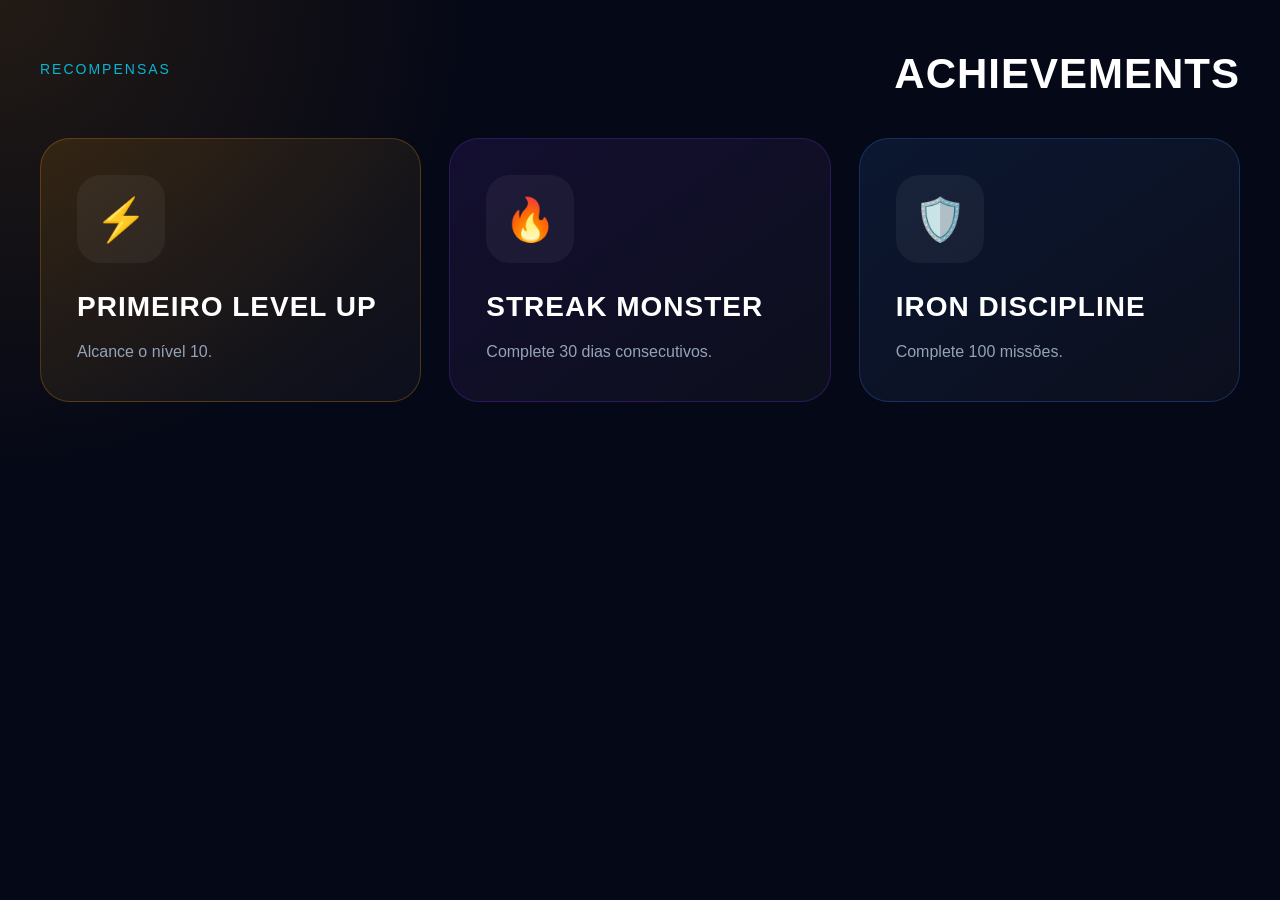
<file: achievements.html>
<!DOCTYPE html>
<html lang="pt-BR">
<head>

    <meta charset="UTF-8">
    <meta name="viewport" content="width=device-width, initial-scale=1.0">

    <title>Achievements - Discipline System</title>

    <link rel="stylesheet" href="css/global.css">
    <link rel="stylesheet" href="css/achievements.css">

</head>

<body>

<main class="achievements-page">

    <header class="page-header">

        <span>RECOMPENSAS</span>

        <h1>
            ACHIEVEMENTS
        </h1>

    </header>

    <section class="achievements-grid">

        <article class="achievement-card legendary">

            <div class="achievement-icon">
                ⚡
            </div>

            <h2>
                PRIMEIRO LEVEL UP
            </h2>

            <p>
                Alcance o nível 10.
            </p>

        </article>

        <article class="achievement-card epic">

            <div class="achievement-icon">
                🔥
            </div>

            <h2>
                STREAK MONSTER
            </h2>

            <p>
                Complete 30 dias consecutivos.
            </p>

        </article>

        <article class="achievement-card rare">

            <div class="achievement-icon">
                🛡️
            </div>

            <h2>
                IRON DISCIPLINE
            </h2>

            <p>
                Complete 100 missões.
            </p>

        </article>

    </section>

</main>

</body>
</html>
</file>
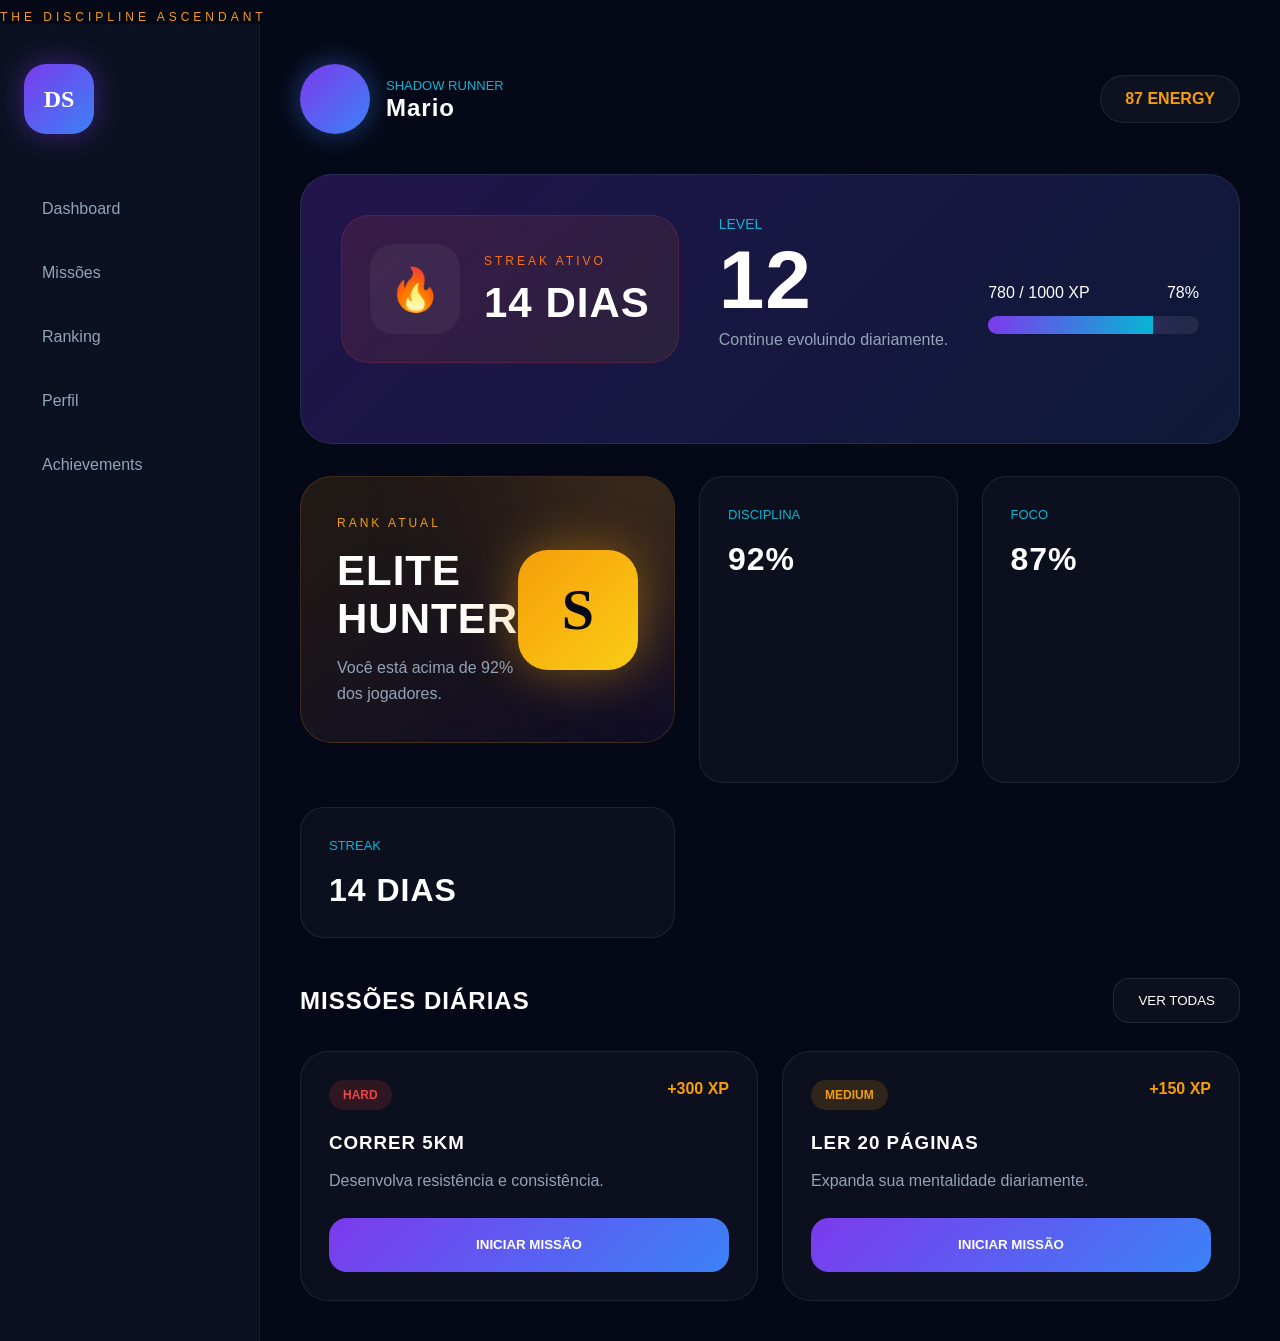
<file: dashboard.html>
<!DOCTYPE html>
<html lang="pt-BR">
<head>

  <meta charset="UTF-8">
  <meta name="viewport" content="width=device-width, initial-scale=1.0">

  <title>Dashboard - Discipline System</title>

  <link rel="stylesheet" href="css/global.css">
  <link rel="stylesheet" href="css/dashboard.css">

  <div class="player-title">
    THE DISCIPLINE ASCENDANT </div>

</head>

<body>

<div class="app-layout">

  <aside class="sidebar">

    <div class="sidebar-logo">
      DS
    </div>

    <nav>

      <a href="dashboard.html">
        Dashboard
      </a>

      <a href="missions.html">
        Missões
      </a>

      <a href="ranking.html">
        Ranking
      </a>

      <a href="profile.html">
        Perfil
      </a>

      <a href="achievements.html">
        Achievements
      </a>

    </nav>

  </aside>

  <main class="dashboard">

    <header class="topbar">

      <div class="user-info">

        <div class="avatar"></div>

        <div>
          <span>SHADOW RUNNER</span>

          <h2>Mario</h2>
        </div>

      </div>

      <div class="energy-pill">
        87 ENERGY
      </div>

    </header>

    <section class="hero-level-card">

      <section class="streak-section">

        <div class="streak-card">

          <div class="streak-flame">
            🔥
          </div>

          <div>

            <span>STREAK ATIVO</span>

            <h2>14 DIAS</h2>

          </div>

        </div>

      </section>

      <div class="hero-left">

        <span>LEVEL</span>

        <h1>12</h1>

        <p>
          Continue evoluindo diariamente.
        </p>

      </div>

      <div class="hero-right">

        <div class="xp-header">

          <span>780 / 1000 XP</span>

          <span>78%</span>

        </div>

        <div class="xp-bar">
          <div class="xp-fill"></div>
        </div>

      </div>

    </section>

    <section class="stats-grid">

      <section class="rank-system">

        <div class="rank-card">

          <div class="rank-left">

            <span>RANK ATUAL</span>

            <h2>
              ELITE HUNTER
            </h2>

            <p>
              Você está acima de 92% dos jogadores.
            </p>

          </div>

          <div class="rank-right">

            <div class="rank-badge">
              S
            </div>

          </div>

        </div>

      </section>

      <article class="stat-card">
        <span>DISCIPLINA</span>
        <h3>92%</h3>
      </article>

      <article class="stat-card">
        <span>FOCO</span>
        <h3>87%</h3>
      </article>

      <article class="stat-card">
        <span>STREAK</span>
        <h3>14 DIAS</h3>
      </article>

    </section>

    <section class="missions-section">

      <div class="section-header">

        <h2>MISSÕES DIÁRIAS</h2>

        <button class="secondary-button">
          VER TODAS
        </button>

      </div>

      <div class="missions-grid">

        <article class="mission-card">

          <div class="mission-top">

              <span class="difficulty hard">
                HARD
              </span>

            <span class="xp-tag">
                +300 XP
              </span>

          </div>

          <h3>
            CORRER 5KM
          </h3>

          <p>
            Desenvolva resistência e consistência.
          </p>

          <button class="mission-button">
            INICIAR MISSÃO
          </button>

        </article>

        <article class="mission-card">

          <div class="mission-top">

              <span class="difficulty medium">
                MEDIUM
              </span>

            <span class="xp-tag">
                +150 XP
              </span>

          </div>

          <h3>
            LER 20 PÁGINAS
          </h3>

          <p>
            Expanda sua mentalidade diariamente.
          </p>

          <button class="mission-button">
            INICIAR MISSÃO
          </button>

        </article>

      </div>

    </section>

  </main>

</div>

<script src="js/dashboard.js"></script>

</body>
</html>
</file>
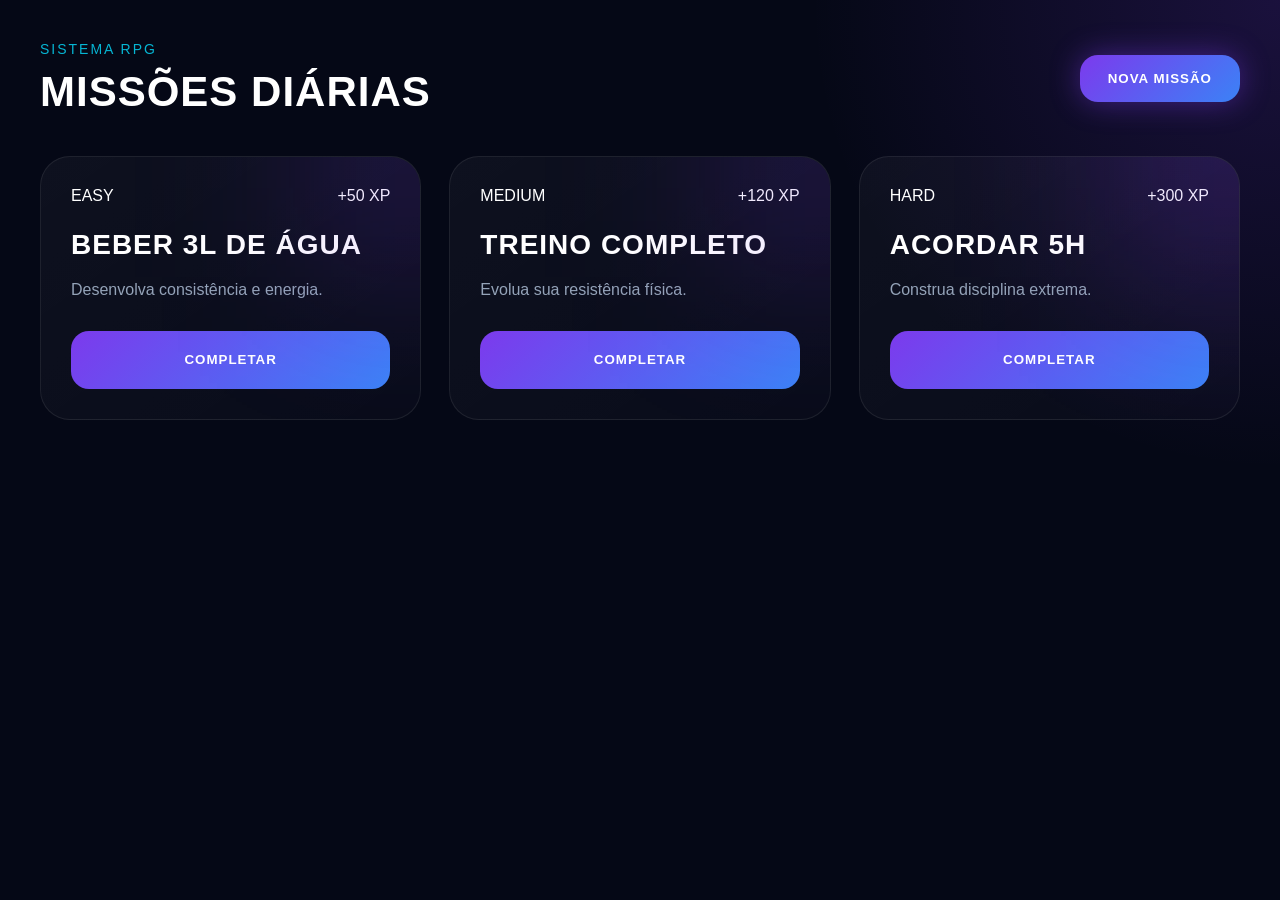
<file: missions.html>
<!DOCTYPE html>
<html lang="pt-BR">
<head>

    <meta charset="UTF-8">
    <meta name="viewport" content="width=device-width, initial-scale=1.0">

    <title>Missões - Discipline System</title>

    <link rel="stylesheet" href="css/global.css">
    <link rel="stylesheet" href="css/missions.css">

</head>

<body>

<main class="missions-page">

    <header class="page-header">

        <div>
            <span>SISTEMA RPG</span>
            <h1>MISSÕES DIÁRIAS</h1>
        </div>

        <button class="primary-button">
            NOVA MISSÃO
        </button>

    </header>

    <section class="missions-grid">

        <article class="mission-card">

            <div class="mission-header">

          <span class="difficulty easy">
            EASY
          </span>

                <span class="xp-tag">
            +50 XP
          </span>

            </div>

            <h2>
                BEBER 3L DE ÁGUA
            </h2>

            <p>
                Desenvolva consistência e energia.
            </p>

            <button class="mission-button">
                COMPLETAR
            </button>

        </article>

        <article class="mission-card">

            <div class="mission-header">

          <span class="difficulty medium">
            MEDIUM
          </span>

                <span class="xp-tag">
            +120 XP
          </span>

            </div>

            <h2>
                TREINO COMPLETO
            </h2>

            <p>
                Evolua sua resistência física.
            </p>

            <button class="mission-button">
                COMPLETAR
            </button>

        </article>

        <article class="mission-card">

            <div class="mission-header">

          <span class="difficulty hard">
            HARD
          </span>

                <span class="xp-tag">
            +300 XP
          </span>

            </div>

            <h2>
                ACORDAR 5H
            </h2>

            <p>
                Construa disciplina extrema.
            </p>

            <button class="mission-button">
                COMPLETAR
            </button>

        </article>

    </section>

</main>

</body>
</html>
</file>
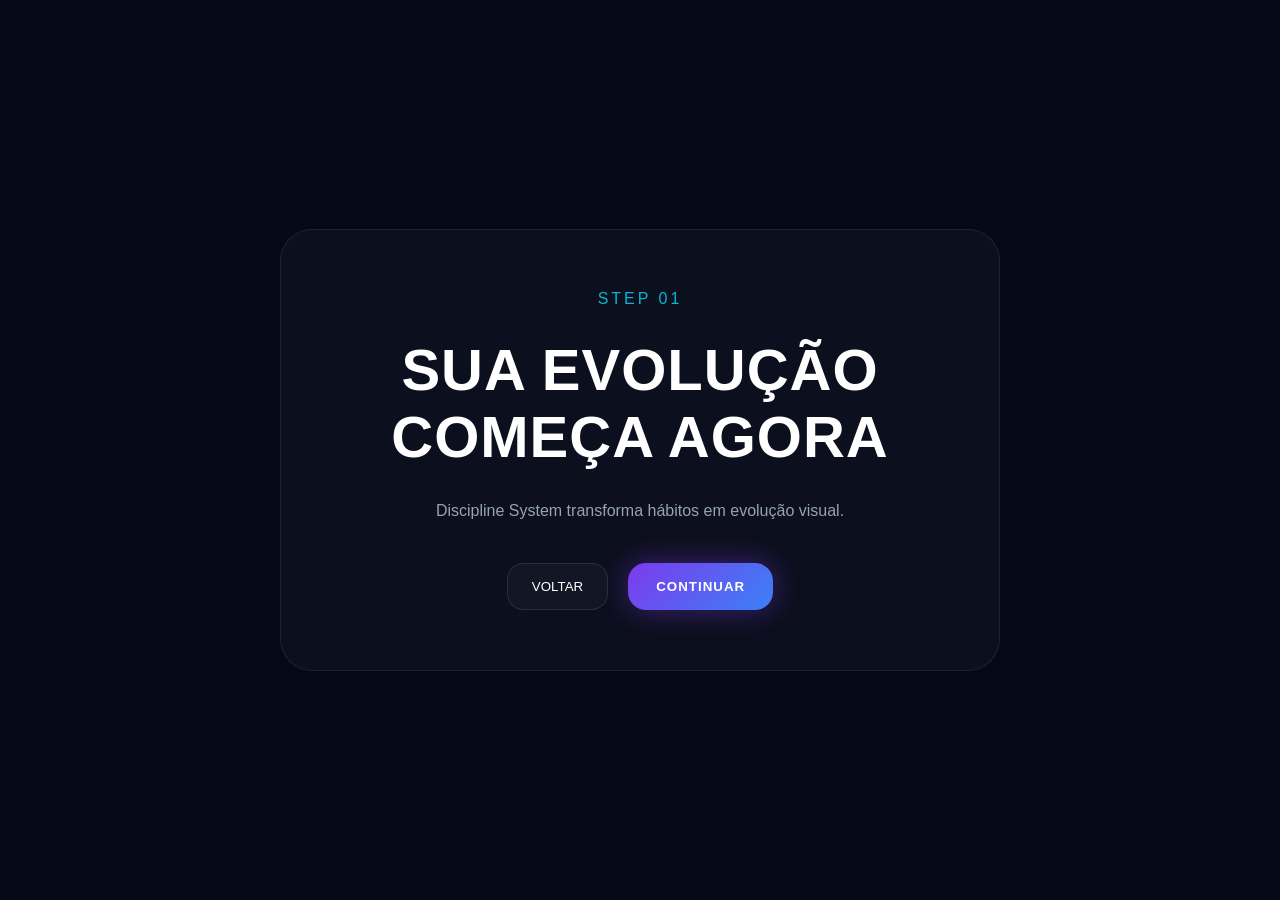
<file: onboarding.html>
<!DOCTYPE html>
<html lang="pt-BR">
<head>

    <meta charset="UTF-8">
    <meta name="viewport" content="width=device-width, initial-scale=1.0">

    <title>Onboarding - Discipline System</title>

    <link rel="stylesheet" href="css/global.css">
    <link rel="stylesheet" href="css/onboarding.css">

</head>

<body>

<main class="onboarding-page">

    <section class="onboarding-card">

      <span class="step-indicator">
        STEP 01
      </span>

        <h1>
            SUA EVOLUÇÃO
            COMEÇA AGORA
        </h1>

        <p>
            Discipline System transforma hábitos em evolução visual.
        </p>

        <div class="onboarding-actions">

            <button class="secondary-button">
                VOLTAR
            </button>

            <button class="primary-button">
                CONTINUAR
            </button>

        </div>

    </section>

</main>

</body>
</html>
</file>
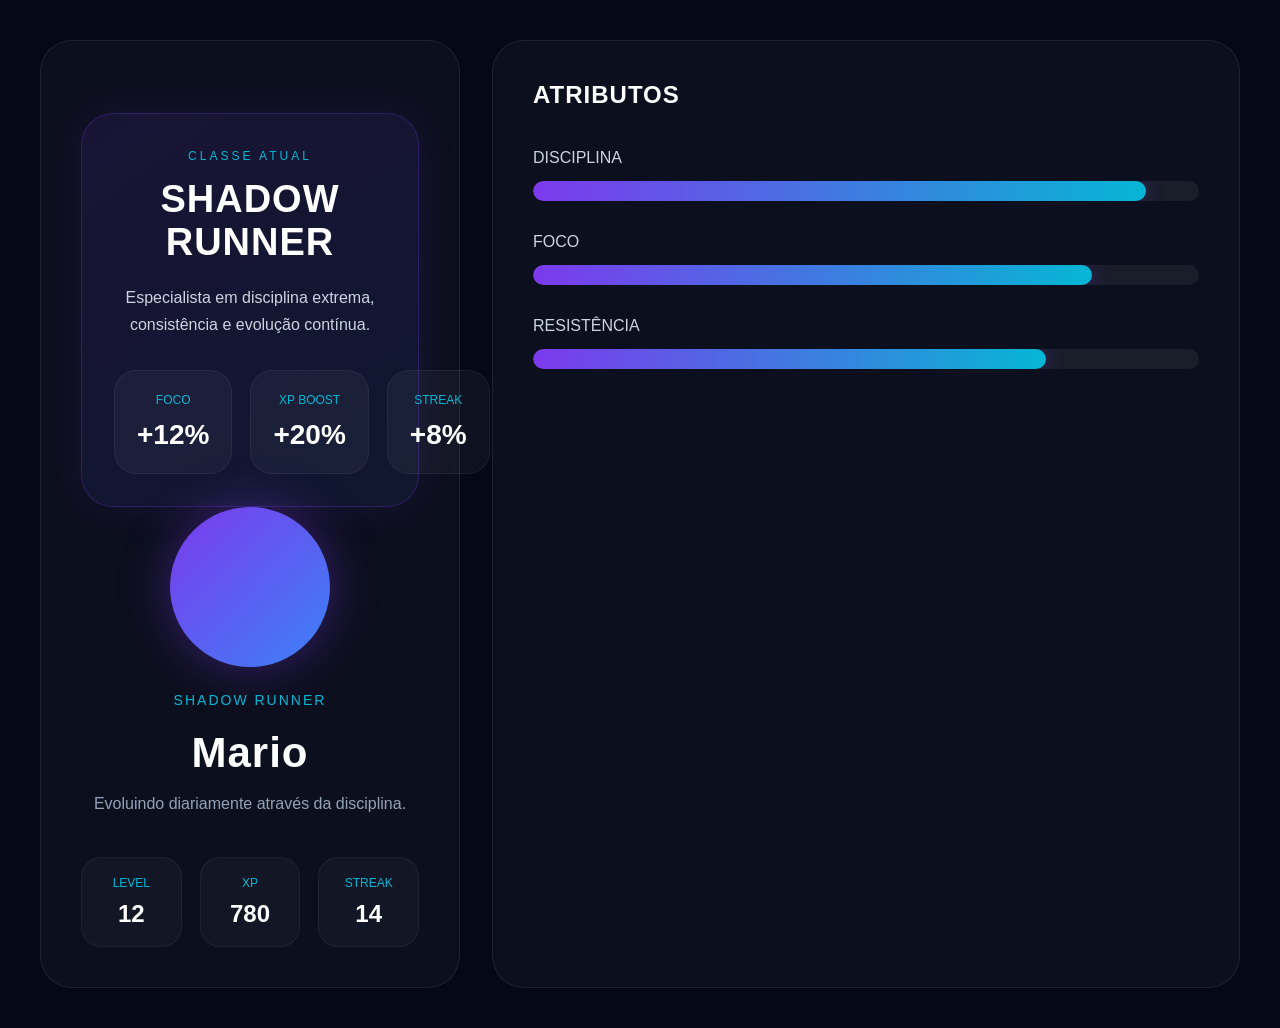
<file: profile.html>
<!DOCTYPE html>
<html lang="pt-BR">
<head>

    <meta charset="UTF-8">
    <meta name="viewport" content="width=device-width, initial-scale=1.0">

    <title>Perfil - Discipline System</title>

    <link rel="stylesheet" href="css/global.css">
    <link rel="stylesheet" href="css/profile.css">

</head>

<body>

<main class="profile-page">

    <section class="profile-card">

        <section class="class-card">

            <div class="class-header">

                <span>CLASSE ATUAL</span>

                <h2>
                    SHADOW RUNNER
                </h2>

            </div>

            <div class="class-description">

                Especialista em disciplina extrema,
                consistência e evolução contínua.

            </div>

            <div class="class-bonus-grid">

                <div class="bonus-card">
                    <span>FOCO</span>
                    <strong>+12%</strong>
                </div>

                <div class="bonus-card">
                    <span>XP BOOST</span>
                    <strong>+20%</strong>
                </div>

                <div class="bonus-card">
                    <span>STREAK</span>
                    <strong>+8%</strong>
                </div>

            </div>

        </section>

        <div class="profile-avatar"></div>

        <span class="profile-class">
        SHADOW RUNNER
      </span>

        <h1>
            Mario
        </h1>

        <p>
            Evoluindo diariamente através da disciplina.
        </p>

        <div class="profile-stats">

            <div class="profile-stat">
                <span>LEVEL</span>
                <strong>12</strong>
            </div>

            <div class="profile-stat">
                <span>XP</span>
                <strong>780</strong>
            </div>

            <div class="profile-stat">
                <span>STREAK</span>
                <strong>14</strong>
            </div>

        </div>

    </section>

    <section class="attributes-card">

        <h2>
            ATRIBUTOS
        </h2>

        <div class="attribute-item">
            <span>DISCIPLINA</span>
            <div class="attribute-bar">
                <div class="attribute-fill fill-1"></div>
            </div>
        </div>

        <div class="attribute-item">
            <span>FOCO</span>
            <div class="attribute-bar">
                <div class="attribute-fill fill-2"></div>
            </div>
        </div>

        <div class="attribute-item">
            <span>RESISTÊNCIA</span>
            <div class="attribute-bar">
                <div class="attribute-fill fill-3"></div>
            </div>
        </div>

    </section>

</main>

</body>
</html>
</file>
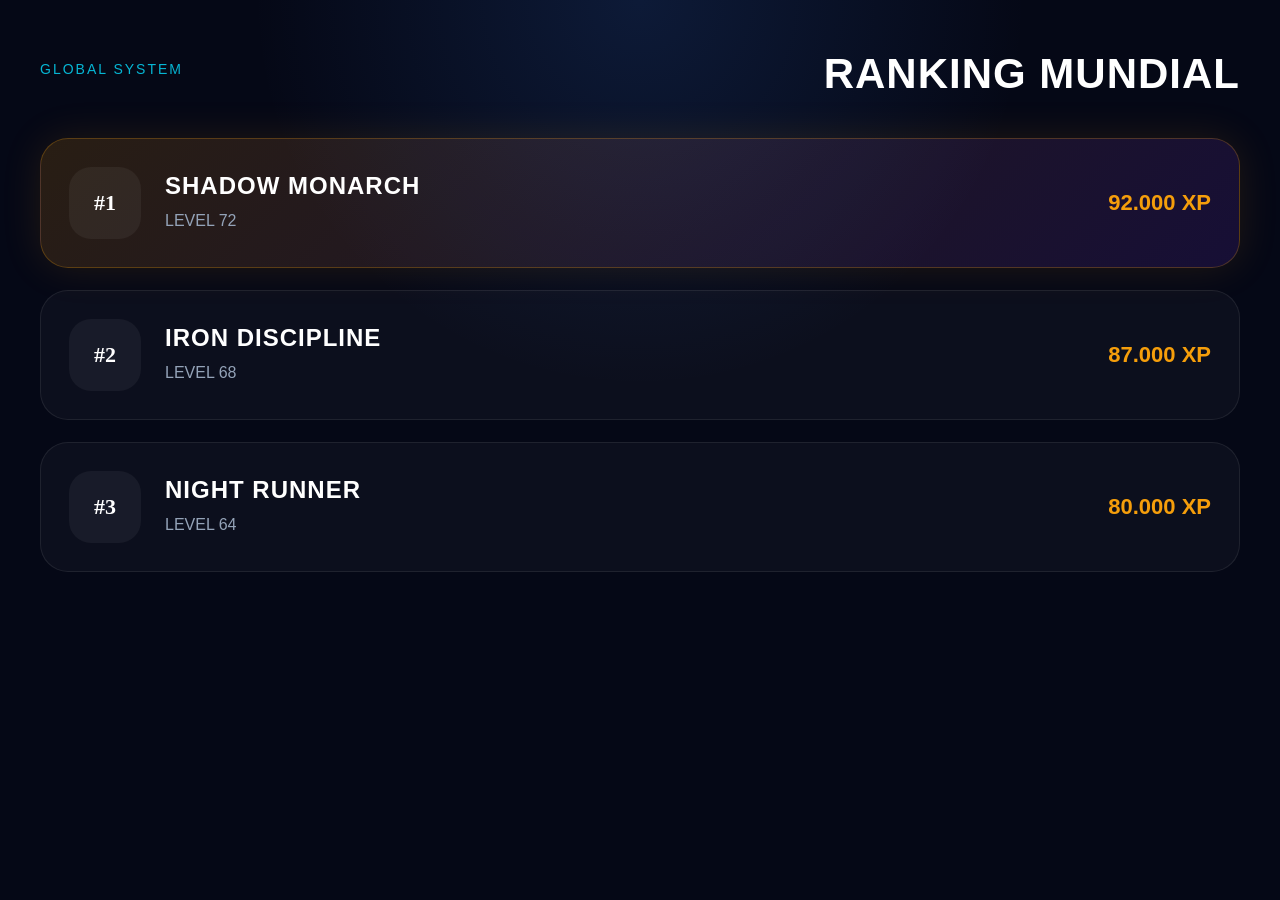
<file: ranking.html>
<!DOCTYPE html>
<html lang="pt-BR">
<head>

    <meta charset="UTF-8">
    <meta name="viewport" content="width=device-width, initial-scale=1.0">

    <title>Ranking - Discipline System</title>

    <link rel="stylesheet" href="css/global.css">
    <link rel="stylesheet" href="css/ranking.css">

</head>

<body>

<main class="ranking-page">

    <header class="page-header">

        <span>GLOBAL SYSTEM</span>

        <h1>
            RANKING MUNDIAL
        </h1>

    </header>

    <section class="ranking-list">

        <article class="ranking-card top-player">

            <div class="rank-position">
                #1
            </div>

            <div class="player-info">

                <h2>
                    SHADOW MONARCH
                </h2>

                <p>
                    LEVEL 72
                </p>

            </div>

            <div class="xp-total">
                92.000 XP
            </div>

        </article>

        <article class="ranking-card">

            <div class="rank-position">
                #2
            </div>

            <div class="player-info">

                <h2>
                    IRON DISCIPLINE
                </h2>

                <p>
                    LEVEL 68
                </p>

            </div>

            <div class="xp-total">
                87.000 XP
            </div>

        </article>

        <article class="ranking-card">

            <div class="rank-position">
                #3
            </div>

            <div class="player-info">

                <h2>
                    NIGHT RUNNER
                </h2>

                <p>
                    LEVEL 64
                </p>

            </div>

            <div class="xp-total">
                80.000 XP
            </div>

        </article>

    </section>

</main>

</body>
</html>
</file>
<file: css/global.css>
/* =========================================
   RESET
========================================= */

*{
    margin:0;
    padding:0;
    box-sizing:border-box;
}

html{
    scroll-behavior:smooth;
}

body{
    font-family:'Inter', sans-serif;
    background:#050816;
    color:#ffffff;
    overflow-x:hidden;
}

/* =========================================
   ROOT VARIABLES
========================================= */

:root{

    --bg-primary:#050816;
    --bg-secondary:#0f172a;
    --bg-card:#111827;

    --border-color:rgba(255,255,255,0.08);

    --text-primary:#ffffff;
    --text-secondary:#94a3b8;

    --purple:#7c3aed;
    --blue:#3b82f6;
    --cyan:#06b6d4;
    --gold:#f59e0b;

    --success:#22c55e;
    --danger:#ef4444;

    --glow-purple:0 0 30px rgba(124,58,237,0.45);
    --glow-blue:0 0 30px rgba(59,130,246,0.45);

    --radius-lg:24px;
    --radius-md:18px;
    --radius-sm:12px;

    --transition:0.3s ease;

}

/* =========================================
   TYPOGRAPHY
========================================= */

h1,h2,h3,h4{
    font-family:'Orbitron', sans-serif;
    letter-spacing:1px;
}

p{
    color:var(--text-secondary);
    line-height:1.6;
}

/* =========================================
   BUTTONS
========================================= */

.primary-button{
    border:none;
    outline:none;
    cursor:pointer;

    background:linear-gradient(
            135deg,
            var(--purple),
            var(--blue)
    );

    color:#fff;

    padding:16px 28px;

    border-radius:18px;

    font-weight:700;
    letter-spacing:1px;

    transition:var(--transition);

    box-shadow:var(--glow-purple);
}

.primary-button:hover{
    transform:translateY(-4px);
}

.secondary-button{
    border:1px solid rgba(255,255,255,0.1);

    background:rgba(255,255,255,0.03);

    color:#fff;

    padding:14px 24px;

    border-radius:16px;

    cursor:pointer;

    transition:var(--transition);
}

.secondary-button:hover{
    background:rgba(255,255,255,0.08);
}

/* =========================================
   PAGE HEADER
========================================= */

.page-header{
    display:flex;
    justify-content:space-between;
    align-items:center;

    margin-bottom:40px;
}

.page-header span{
    color:var(--cyan);
    font-size:14px;
    letter-spacing:2px;
}

.page-header h1{
    margin-top:10px;
    font-size:42px;
}

/* =========================================
   CARDS
========================================= */

.card{
    background:rgba(255,255,255,0.03);

    border:1px solid var(--border-color);

    backdrop-filter:blur(14px);

    border-radius:var(--radius-lg);

    padding:24px;
}

/* =========================================
   SCROLLBAR
========================================= */

::-webkit-scrollbar{
    width:8px;
}

::-webkit-scrollbar-track{
    background:#0f172a;
}

::-webkit-scrollbar-thumb{
    background:var(--purple);
    border-radius:999px;
}

/* =========================================
   ANIMATIONS
========================================= */

@keyframes pulseGlow{

    0%{
        box-shadow:
                0 0 0 rgba(124,58,237,0.4);
    }

    50%{
        box-shadow:
                0 0 40px rgba(124,58,237,0.8);
    }

    100%{
        box-shadow:
                0 0 0 rgba(124,58,237,0.4);
    }

}

@keyframes floating{

    0%{
        transform:translateY(0px);
    }

    50%{
        transform:translateY(-10px);
    }

    100%{
        transform:translateY(0px);
    }

}

@keyframes fadeIn{

    from{
        opacity:0;
        transform:translateY(20px);
    }

    to{
        opacity:1;
        transform:translateY(0);
    }

}

@keyframes levelUpAnimation{

    0%{
        transform:scale(0.5);
        opacity:0;
    }

    50%{
        transform:scale(1.1);
        opacity:1;
    }

    100%{
        transform:scale(1);
        opacity:1;
    }

}

/* =========================================
   LEVEL UP POPUP
========================================= */

.level-up-popup{

    position:fixed;

    top:50%;
    left:50%;

    transform:
            translate(-50%, -50%);

    width:400px;

    z-index:9999;

    background:
            linear-gradient(
                    135deg,
                    rgba(124,58,237,0.95),
                    rgba(59,130,246,0.95)
            );

    padding:50px;

    border-radius:30px;

    text-align:center;

    animation:
            levelUpAnimation 0.5s ease;

    box-shadow:
            0 0 80px rgba(124,58,237,0.6);
}

.level-up-content span{

    letter-spacing:4px;

    color:#cbd5e1;

    font-size:14px;
}

.level-up-content h1{

    margin-top:18px;

    font-size:48px;

    color:#fff;
}

/* =========================================
   ACHIEVEMENT POPUP
========================================= */

.achievement-popup{

    position:fixed;

    right:30px;
    bottom:30px;

    width:320px;

    background:
            rgba(15,23,42,0.95);

    border:
            1px solid rgba(245,158,11,0.3);

    border-radius:24px;

    padding:24px;

    z-index:9999;

    animation:
            fadeIn 0.5s ease;
}

.achievement-popup-content span{

    color:var(--gold);

    font-size:12px;

    letter-spacing:3px;
}

.achievement-popup-content h2{

    margin-top:12px;
}

/* =========================================
   MISSION POPUP
========================================= */

.mission-popup{

    position:fixed;

    top:40px;
    right:40px;

    width:320px;

    background:
            rgba(15,23,42,0.95);

    border:
            1px solid rgba(34,197,94,0.3);

    border-radius:24px;

    padding:24px;

    z-index:9999;

    animation:
            fadeIn 0.4s ease;
}

/* =========================================
   FLOATING EFFECT
========================================= */

.hero-level-card{
    animation:
            floating 6s ease-in-out infinite;
}

/* =========================================
   CARD ENTRANCE
========================================= */

.stat-card,
.mission-card,
.achievement-card,
.ranking-card{

    animation:
            fadeIn 0.5s ease;
}

/* =========================================
   RESPONSIVE SYSTEM
========================================= */

.container{
    width:100%;
    max-width:1400px;
    margin:0 auto;
}

/* =========================================
   TABLET
========================================= */

@media(max-width:1024px){

    .dashboard{
        padding:24px;
    }

    .hero-level-card{
        flex-direction:column;
    }

    .stats-grid{
        grid-template-columns:1fr;
    }

    .missions-grid{
        grid-template-columns:1fr;
    }

    .profile-page{
        grid-template-columns:1fr;
    }

}

/* =========================================
   MOBILE
========================================= */

@media(max-width:768px){

    body{
        overflow-x:hidden;
    }

    /* SIDEBAR */

    .sidebar{

        position:fixed;

        bottom:0;
        left:0;

        width:100%;
        height:90px;

        z-index:999;

        display:flex;
        justify-content:center;
        align-items:center;

        padding:0;

        border-right:none;

        border-top:
                1px solid rgba(255,255,255,0.08);

        background:
                rgba(5,8,22,0.96);

        backdrop-filter:blur(20px);
    }

    .sidebar-logo{
        display:none;
    }

    .sidebar nav{

        width:100%;

        display:flex;
        flex-direction:row;

        justify-content:space-around;
        align-items:center;

        gap:0;
    }

    .sidebar nav a{

        display:flex;
        flex-direction:column;

        align-items:center;
        justify-content:center;

        font-size:12px;

        padding:10px;
    }

    /* DASHBOARD */

    .dashboard{
        padding:
                24px 20px 120px;
    }

    .topbar{
        flex-direction:column;
        align-items:flex-start;
        gap:20px;
    }

    .hero-level-card{

        padding:28px;

        border-radius:28px;
    }

    .hero-left h1{
        font-size:64px;
    }

    .hero-right{
        width:100%;
    }

    .stats-grid{
        grid-template-columns:1fr;
    }

    .missions-grid{
        grid-template-columns:1fr;
    }

    .mission-card{
        padding:24px;
    }

    /* LOGIN */

    .login-card{
        padding:32px 24px;
    }

    .login-header h1{
        font-size:34px;
    }

    /* ONBOARDING */

    .onboarding-card{
        padding:40px 24px;
    }

    .onboarding-card h1{
        font-size:42px;
    }

    .onboarding-actions{
        flex-direction:column;
    }

    /* PROFILE */

    .profile-page{
        grid-template-columns:1fr;

        padding:
                24px 20px 120px;
    }

    .profile-stats{
        grid-template-columns:1fr;
    }

    /* RANKING */

    .ranking-page{
        padding:
                24px 20px 120px;
    }

    .ranking-card{
        flex-direction:column;
        align-items:flex-start;

        gap:18px;
    }

    .xp-total{
        font-size:18px;
    }

    /* ACHIEVEMENTS */

    .achievements-page{
        padding:
                24px 20px 120px;
    }

    .achievements-grid{
        grid-template-columns:1fr;
    }

    /* POPUPS */

    .level-up-popup{

        width:90%;

        padding:36px 24px;
    }

    .level-up-content h1{
        font-size:38px;
    }

    .achievement-popup,
    .mission-popup{

        width:
                calc(100% - 40px);

        right:20px;
    }

}

/* =========================================
   LOADING SCREEN
========================================= */

.loading-screen{

    position:fixed;

    inset:0;

    background:#050816;

    z-index:99999;

    display:flex;
    flex-direction:column;
    justify-content:center;
    align-items:center;

    gap:30px;
}

.loader-core{

    width:120px;
    height:120px;

    border-radius:50%;

    border:
            6px solid rgba(255,255,255,0.08);

    border-top:
            6px solid var(--purple);

    animation:
            loaderSpin 1s linear infinite;

    box-shadow:
            0 0 40px rgba(124,58,237,0.5);
}

.loading-screen h2{

    font-size:18px;

    letter-spacing:4px;

    color:#cbd5e1;
}

@keyframes loaderSpin{

    to{
        transform:rotate(360deg);
    }

}

/* =========================================
   SPLASH SCREEN
========================================= */

.splash-screen{

  position:relative;

  width:100%;
  min-height:100vh;

  display:flex;
  justify-content:center;
  align-items:center;

  overflow:hidden;

  padding:40px;
}

/* =========================================
   HERO CONTAINER
========================================= */

.hero-container{

  position:relative;

  z-index:2;

  width:100%;
  max-width:900px;

  text-align:center;

  animation:
    fadeIn 1s ease;
}

/* =========================================
   TAG
========================================= */

.system-tag{

  display:inline-block;

  margin-bottom:24px;

  color:var(--cyan);

  letter-spacing:4px;

  font-size:14px;

  text-transform:uppercase;
}

/* =========================================
   TITLE
========================================= */

.hero-container h1{

  font-size:clamp(72px, 10vw, 140px);

  line-height:0.9;

  margin-bottom:28px;

  background:
    linear-gradient(
      135deg,
      #ffffff,
      #94a3b8
    );

  -webkit-background-clip:text;

  -webkit-text-fill-color:transparent;

  text-shadow:
    0 0 30px rgba(124,58,237,0.35);
}

/* =========================================
   DESCRIPTION
========================================= */

.hero-container p{

  max-width:700px;

  margin:0 auto 40px;

  font-size:20px;

  line-height:1.7;

  color:#cbd5e1;
}

/* =========================================
   BUTTON
========================================= */

.start-button{

  display:inline-flex;

  align-items:center;
  justify-content:center;

  width:280px;
  height:68px;

  text-decoration:none;

  font-size:15px;

  letter-spacing:2px;

  text-transform:uppercase;

  animation:
    pulseGlow 3s infinite;
}

/* =========================================
   BACKGROUND GLOW
========================================= */

.background-glow{

  position:absolute;

  width:700px;
  height:700px;

  border-radius:50%;

  background:
    radial-gradient(
      circle,
      rgba(124,58,237,0.28),
      transparent 70%
    );

  filter:blur(80px);

  z-index:1;

  animation:
    floating 8s ease-in-out infinite;
}

/* =========================================
   MOBILE
========================================= */

@media(max-width:768px){

  .hero-container h1{

    font-size:64px;
  }

  .hero-container p{

    font-size:16px;
  }

  .start-button{

    width:100%;
  }

}
</file>
<file: css/achievements.css>
.achievements-page{
    min-height:100vh;

    padding:40px;

    background:
            radial-gradient(circle at top left,
            rgba(245,158,11,0.12),
            transparent 30%
            ),
            #050816;
}

.achievements-grid{
    display:grid;

    grid-template-columns:
    repeat(auto-fit, minmax(320px,1fr));

    gap:28px;
}

.achievement-card{
    position:relative;

    overflow:hidden;

    padding:36px;

    border-radius:30px;

    border:
            1px solid rgba(255,255,255,0.08);

    background:
            rgba(255,255,255,0.03);

    transition:0.3s ease;
}

.achievement-card:hover{
    transform:
            translateY(-8px);

    box-shadow:
            0 0 35px rgba(124,58,237,0.2);
}

.achievement-icon{
    width:88px;
    height:88px;

    border-radius:24px;

    display:flex;
    align-items:center;
    justify-content:center;

    font-size:42px;

    margin-bottom:28px;

    background:
            rgba(255,255,255,0.05);
}

.achievement-card h2{
    margin-bottom:16px;

    font-size:28px;
}

.legendary{
    border:
            1px solid rgba(245,158,11,0.25);

    background:
            linear-gradient(
                    145deg,
                    rgba(245,158,11,0.12),
                    rgba(255,255,255,0.03)
            );
}

.epic{
    border:
            1px solid rgba(124,58,237,0.25);

    background:
            linear-gradient(
                    145deg,
                    rgba(124,58,237,0.12),
                    rgba(255,255,255,0.03)
            );
}

.rare{
    border:
            1px solid rgba(59,130,246,0.25);

    background:
            linear-gradient(
                    145deg,
                    rgba(59,130,246,0.12),
                    rgba(255,255,255,0.03)
            );
}
</file>
<file: css/dashboard.css>
.app-layout{
    display:flex;
    min-height:100vh;
}

/* SIDEBAR */

.sidebar{
    width:260px;

    background:#0b1120;

    border-right:1px solid rgba(255,255,255,0.05);

    padding:40px 24px;
}

.sidebar-logo{
    width:70px;
    height:70px;

    border-radius:22px;

    display:flex;
    align-items:center;
    justify-content:center;

    background:linear-gradient(
            135deg,
            var(--purple),
            var(--blue)
    );

    font-family:'Orbitron';
    font-size:24px;
    font-weight:900;

    margin-bottom:50px;

    box-shadow:var(--glow-purple);
}

.sidebar nav{
    display:flex;
    flex-direction:column;
    gap:14px;
}

.sidebar nav a{
    text-decoration:none;

    color:#94a3b8;

    padding:16px 18px;

    border-radius:16px;

    transition:var(--transition);
}

.sidebar nav a:hover{
    background:rgba(255,255,255,0.05);
    color:#fff;
}

/* DASHBOARD */

.dashboard{
    flex:1;
    padding:40px;
}

/* TOPBAR */

.topbar{
    display:flex;
    justify-content:space-between;
    align-items:center;

    margin-bottom:40px;
}

.user-info{
    display:flex;
    align-items:center;
    gap:16px;
}

.avatar{
    width:70px;
    height:70px;

    border-radius:50%;

    background:linear-gradient(
            135deg,
            var(--purple),
            var(--blue)
    );

    box-shadow:var(--glow-blue);
}

.user-info span{
    color:var(--cyan);
    font-size:13px;
}

.energy-pill{
    padding:14px 24px;

    border-radius:999px;

    background:rgba(255,255,255,0.04);

    border:1px solid rgba(255,255,255,0.08);

    color:var(--gold);

    font-weight:700;
}

/* HERO CARD */

.hero-level-card{
    display:flex;
    justify-content:space-between;
    gap:40px;

    background:
            linear-gradient(
                    135deg,
                    rgba(124,58,237,0.25),
                    rgba(59,130,246,0.15)
            );

    border:1px solid rgba(255,255,255,0.08);

    border-radius:32px;

    padding:40px;

    margin-bottom:32px;
}

.hero-left h1{
    font-size:82px;
}

.hero-left span{
    color:var(--cyan);
    font-size:14px;
}

.hero-right{
    flex:1;
    display:flex;
    flex-direction:column;
    justify-content:center;
}

.xp-header{
    display:flex;
    justify-content:space-between;

    margin-bottom:14px;
}

.xp-bar{
    width:100%;
    height:18px;

    background:rgba(255,255,255,0.08);

    border-radius:999px;

    overflow:hidden;
}

.xp-fill{
    width:78%;
    height:100%;

    background:linear-gradient(
            90deg,
            var(--purple),
            var(--cyan)
    );

    box-shadow:var(--glow-purple);
}

/* STATS */

.stats-grid{
    display:grid;
    grid-template-columns:repeat(3,1fr);
    gap:24px;

    margin-bottom:40px;
}

.stat-card{
    background:rgba(255,255,255,0.03);

    border:1px solid rgba(255,255,255,0.08);

    border-radius:24px;

    padding:28px;
}

.stat-card span{
    color:var(--cyan);
    font-size:13px;
}

.stat-card h3{
    margin-top:18px;
    font-size:32px;
}

/* MISSIONS */

.section-header{
    display:flex;
    justify-content:space-between;
    align-items:center;

    margin-bottom:28px;
}

.missions-grid{
    display:grid;
    grid-template-columns:repeat(2,1fr);
    gap:24px;
}

.mission-card{
    background:rgba(255,255,255,0.03);

    border:1px solid rgba(255,255,255,0.08);

    border-radius:28px;

    padding:28px;
}

.mission-top{
    display:flex;
    justify-content:space-between;

    margin-bottom:22px;
}

.difficulty{
    padding:8px 14px;

    border-radius:999px;

    font-size:12px;
    font-weight:700;
}

.hard{
    background:rgba(239,68,68,0.15);
    color:#ef4444;
}

.medium{
    background:rgba(245,158,11,0.15);
    color:#f59e0b;
}

.easy{
    background:rgba(34,197,94,0.15);
    color:#22c55e;
}

.xp-tag{
    color:var(--gold);
    font-weight:700;
}

.mission-card h3{
    margin-bottom:14px;
}

.mission-button{
    width:100%;
    margin-top:24px;

    height:54px;

    border:none;

    border-radius:18px;

    background:linear-gradient(
            135deg,
            var(--purple),
            var(--blue)
    );

    color:#fff;

    font-weight:700;

    cursor:pointer;
}

/* =========================================
   MOBILE TOUCH FEEDBACK
========================================= */

@media(max-width:768px){

    .mission-button,
    .primary-button,
    .secondary-button{

        min-height:58px;

        font-size:15px;
    }

    .mission-button:active,
    .primary-button:active{

        transform:scale(0.96);
    }

    .mission-card,
    .stat-card,
    .achievement-card{

        transition:
                transform 0.2s ease;
    }

}

/* =========================================
   RANK SYSTEM
========================================= */

.rank-system{
    margin-bottom:40px;
}

.rank-card{

    display:flex;
    justify-content:space-between;
    align-items:center;

    background:
            linear-gradient(
                    145deg,
                    rgba(245,158,11,0.12),
                    rgba(124,58,237,0.08)
            );

    border:
            1px solid rgba(245,158,11,0.18);

    border-radius:32px;

    padding:36px;

    overflow:hidden;

    position:relative;
}

.rank-card::before{

    content:"";

    position:absolute;

    top:-100px;
    right:-100px;

    width:240px;
    height:240px;

    background:
            rgba(245,158,11,0.18);

    filter:blur(80px);
}

.rank-left span{

    color:var(--gold);

    letter-spacing:3px;

    font-size:12px;
}

.rank-left h2{

    margin:
            16px 0 12px;

    font-size:42px;
}

.rank-right{

    position:relative;

    z-index:2;
}

.rank-badge{

    width:120px;
    height:120px;

    border-radius:30px;

    display:flex;
    justify-content:center;
    align-items:center;

    background:
            linear-gradient(
                    135deg,
                    #f59e0b,
                    #facc15
            );

    color:#050816;

    font-size:58px;
    font-weight:900;

    font-family:'Orbitron';

    box-shadow:
            0 0 50px rgba(245,158,11,0.45);

    animation:
            pulseGlow 3s infinite;
}

.player-title{

    margin-top:10px;

    color:var(--gold);

    font-size:12px;

    letter-spacing:4px;

    text-transform:uppercase;
}

/* =========================================
   STREAK SYSTEM
========================================= */

.streak-section{
    margin-bottom:40px;
}

.streak-card{

    display:flex;
    align-items:center;

    gap:24px;

    background:
            linear-gradient(
                    145deg,
                    rgba(239,68,68,0.12),
                    rgba(245,158,11,0.08)
            );

    border:
            1px solid rgba(239,68,68,0.18);

    border-radius:28px;

    padding:28px;
}

.streak-flame{

    width:90px;
    height:90px;

    border-radius:24px;

    display:flex;
    justify-content:center;
    align-items:center;

    font-size:42px;

    background:
            rgba(255,255,255,0.05);

    animation:
            pulseGlow 2s infinite;
}

.streak-card span{

    color:#f97316;

    letter-spacing:3px;

    font-size:12px;
}

.streak-card h2{

    margin-top:10px;

    font-size:42px;
}
</file>
<file: css/missions.css>
.missions-page{
    min-height:100vh;

    padding:40px;

    background:
            radial-gradient(circle at top right,
            rgba(124,58,237,0.18),
            transparent 30%
            ),
            #050816;
}

.missions-grid{
    display:grid;

    grid-template-columns:
    repeat(auto-fit, minmax(320px,1fr));

    gap:28px;
}

.mission-card{
    position:relative;

    overflow:hidden;

    background:
            linear-gradient(
                    145deg,
                    rgba(255,255,255,0.04),
                    rgba(255,255,255,0.02)
            );

    border:1px solid rgba(255,255,255,0.08);

    border-radius:30px;

    padding:30px;

    transition:0.4s ease;
}

.mission-card::before{
    content:"";

    position:absolute;

    top:-100px;
    right:-100px;

    width:220px;
    height:220px;

    background:rgba(124,58,237,0.18);

    filter:blur(80px);
}

.mission-card:hover{
    transform:
            translateY(-8px)
            scale(1.01);

    border-color:
            rgba(124,58,237,0.4);

    box-shadow:
            0 0 40px rgba(124,58,237,0.18);
}

.mission-header{
    display:flex;
    justify-content:space-between;
    align-items:center;

    margin-bottom:24px;
}

.mission-card h2{
    font-size:28px;

    margin-bottom:16px;
}

.mission-card p{
    margin-bottom:28px;
}

.mission-button{
    width:100%;
    height:58px;

    border:none;

    border-radius:18px;

    background:
            linear-gradient(
                    135deg,
                    var(--purple),
                    var(--blue)
            );

    color:#fff;

    font-weight:700;
    letter-spacing:1px;

    cursor:pointer;

    transition:0.3s ease;
}

.mission-button:hover{
    transform:translateY(-3px);

    box-shadow:
            0 0 25px rgba(124,58,237,0.35);
}
</file>
<file: css/onboarding.css>
.onboarding-page{
    min-height:100vh;

    display:flex;
    justify-content:center;
    align-items:center;

    padding:40px;
}

.onboarding-card{
    width:100%;
    max-width:720px;

    background:rgba(255,255,255,0.03);

    border:1px solid rgba(255,255,255,0.08);

    border-radius:32px;

    padding:60px;

    text-align:center;
}

.step-indicator{
    color:var(--cyan);
    letter-spacing:3px;
}

.onboarding-card h1{
    font-size:58px;
    margin:28px 0;
}

.onboarding-actions{
    display:flex;
    justify-content:center;
    gap:20px;

    margin-top:40px;
}
</file>
<file: css/profile.css>
.profile-page{
    min-height:100vh;

    padding:40px;

    display:grid;

    grid-template-columns:
    420px 1fr;

    gap:32px;

    background:#050816;
}

.profile-card{
    background:
            rgba(255,255,255,0.03);

    border:
            1px solid rgba(255,255,255,0.08);

    border-radius:32px;

    padding:40px;

    text-align:center;
}

.profile-avatar{
    width:160px;
    height:160px;

    border-radius:50%;

    margin:0 auto 24px;

    background:
            linear-gradient(
                    135deg,
                    var(--purple),
                    var(--blue)
            );

    box-shadow:
            0 0 50px rgba(124,58,237,0.4);
}

.profile-class{
    color:var(--cyan);

    letter-spacing:2px;
    font-size:14px;
}

.profile-card h1{
    margin:20px 0 14px;

    font-size:42px;
}

.profile-stats{
    display:grid;

    grid-template-columns:
    repeat(3,1fr);

    gap:18px;

    margin-top:40px;
}

.profile-stat{
    background:
            rgba(255,255,255,0.03);

    border:
            1px solid rgba(255,255,255,0.05);

    border-radius:20px;

    padding:18px;
}

.profile-stat span{
    display:block;

    color:var(--cyan);

    margin-bottom:10px;

    font-size:12px;
}

.profile-stat strong{
    font-size:24px;
}

.attributes-card{
    background:
            rgba(255,255,255,0.03);

    border:
            1px solid rgba(255,255,255,0.08);

    border-radius:32px;

    padding:40px;
}

.attributes-card h2{
    margin-bottom:40px;
}

.attribute-item{
    margin-bottom:32px;
}

.attribute-item span{
    display:block;

    margin-bottom:14px;

    color:#cbd5e1;
}

.attribute-bar{
    width:100%;
    height:20px;

    background:
            rgba(255,255,255,0.06);

    border-radius:999px;

    overflow:hidden;
}

.attribute-fill{
    height:100%;

    border-radius:999px;

    background:
            linear-gradient(
                    90deg,
                    var(--purple),
                    var(--cyan)
            );

    box-shadow:
            0 0 20px rgba(124,58,237,0.35);
}

.fill-1{
    width:92%;
}

.fill-2{
    width:84%;
}

.fill-3{
    width:77%;
}

/* =========================================
   CLASS SYSTEM
========================================= */

.class-card{

    margin-top:32px;

    background:
            linear-gradient(
                    145deg,
                    rgba(124,58,237,0.12),
                    rgba(59,130,246,0.08)
            );

    border:
            1px solid rgba(124,58,237,0.25);

    border-radius:32px;

    padding:32px;

    box-shadow:
            0 0 40px rgba(124,58,237,0.12);
}

.class-header span{

    color:var(--cyan);

    letter-spacing:3px;

    font-size:12px;
}

.class-header h2{

    margin-top:14px;

    font-size:38px;
}

.class-description{

    margin-top:20px;

    color:#cbd5e1;

    line-height:1.7;
}

.class-bonus-grid{

    display:grid;

    grid-template-columns:
    repeat(3,1fr);

    gap:18px;

    margin-top:32px;
}

.bonus-card{

    background:
            rgba(255,255,255,0.04);

    border:
            1px solid rgba(255,255,255,0.06);

    border-radius:22px;

    padding:22px;

    text-align:center;
}

.bonus-card span{

    display:block;

    margin-bottom:12px;

    color:var(--cyan);

    font-size:12px;
}

.bonus-card strong{

    font-size:28px;

    color:#fff;
}
</file>
<file: css/ranking.css>
.ranking-page{
    min-height:100vh;

    padding:40px;

    background:
            radial-gradient(circle at top,
            rgba(59,130,246,0.15),
            transparent 35%
            ),
            #050816;
}

.ranking-list{
    display:flex;
    flex-direction:column;

    gap:22px;
}

.ranking-card{
    display:flex;
    align-items:center;
    justify-content:space-between;

    padding:28px;

    border-radius:28px;

    background:
            rgba(255,255,255,0.03);

    border:1px solid rgba(255,255,255,0.08);

    transition:0.3s ease;
}

.ranking-card:hover{
    transform:translateX(8px);

    border-color:
            rgba(124,58,237,0.35);
}

.top-player{
    background:
            linear-gradient(
                    135deg,
                    rgba(245,158,11,0.15),
                    rgba(124,58,237,0.15)
            );

    border:
            1px solid rgba(245,158,11,0.25);

    box-shadow:
            0 0 40px rgba(245,158,11,0.12);
}

.rank-position{
    width:72px;
    height:72px;

    border-radius:22px;

    display:flex;
    align-items:center;
    justify-content:center;

    background:
            rgba(255,255,255,0.05);

    font-family:'Orbitron';
    font-size:22px;
    font-weight:900;
}

.player-info{
    flex:1;

    margin-left:24px;
}

.player-info h2{
    margin-bottom:8px;
}

.xp-total{
    font-size:22px;
    font-weight:800;

    color:var(--gold);
}
</file>
